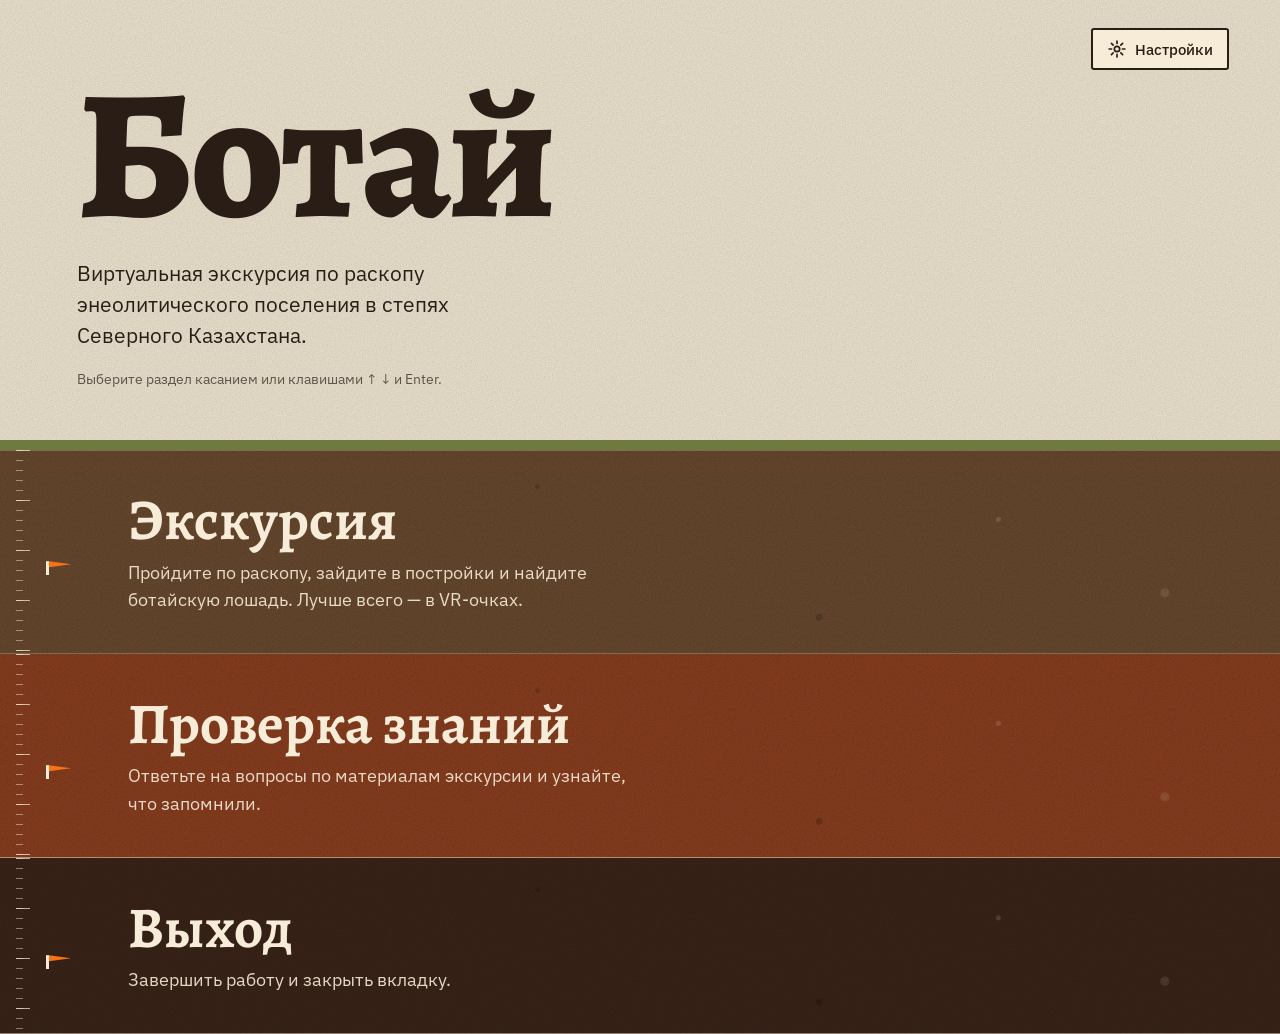
<file: index.html>
<!DOCTYPE html>
<html lang="ru">
<head>
<meta charset="utf-8">
<meta name="viewport" content="width=device-width, initial-scale=1">
<meta name="theme-color" content="#ece3cf">
<title>Ботай — виртуальная экскурсия</title>
<link rel="preconnect" href="https://fonts.googleapis.com">
<link rel="preconnect" href="https://fonts.gstatic.com" crossorigin>
<link href="https://fonts.googleapis.com/css2?family=Alegreya:wght@700;800&family=IBM+Plex+Sans:wght@400;500&display=swap" rel="stylesheet">
<style>
  :root {
    --bone: #ece3cf;      /* дёрн и небо */
    --ink: #2a1d15;       /* угольный текст */
    --turf: #6f7a3f;      /* верхний слой почвы */
    --loam: #6a4a2f;      /* суглинок */
    --ochre: #8c3f1f;     /* красная охра */
    --deep: #3b2418;      /* тёмный грунт */
    --paper: #f7ecd8;     /* светлый текст на земле */
    --flag: #f97316;      /* репер: тот же оранжевый, что у сфер в VR */
    --display: 'Alegreya', Georgia, 'Times New Roman', serif;
    --text: 'IBM Plex Sans', system-ui, 'Segoe UI', sans-serif;
    --noise: url("data:image/svg+xml,%3Csvg xmlns='http://www.w3.org/2000/svg' width='220' height='220'%3E%3Cfilter id='n'%3E%3CfeTurbulence type='fractalNoise' baseFrequency='.8' numOctaves='2' stitchTiles='stitch'/%3E%3CfeColorMatrix values='0 0 0 0 0 0 0 0 0 0 0 0 0 0 0 0 0 0 .22 0'/%3E%3C/filter%3E%3Crect width='100%25' height='100%25' filter='url(%23n)'/%3E%3C/svg%3E");
  }
  * { box-sizing: border-box; margin: 0; }
  body {
    min-height: 100vh; min-height: 100dvh;
    display: flex; flex-direction: column;
    background: var(--bone); color: var(--ink);
    font-family: var(--text);
  }

  /* ---------- верхний слой: дёрн ---------- */
  .hero {
    position: relative; flex: 0 0 auto;
    padding: clamp(28px, 6vw, 72px) clamp(20px, 6vw, 88px) clamp(26px, 4.5vw, 52px);
    border-bottom: 10px solid var(--turf);
  }
  .hero::before {
    content: ""; position: absolute; inset: 0; pointer-events: none;
    background-image: var(--noise); mix-blend-mode: multiply; opacity: .55;
  }
  .hero > * { position: relative; }
  h1 {
    font: 800 clamp(4.5rem, 15vw, 11.5rem)/.9 var(--display);
    letter-spacing: -.02em;
  }
  .lead {
    margin-top: 20px; max-width: 36ch;
    font-size: clamp(1.05rem, 2.2vw, 1.3rem); line-height: 1.5;
  }
  .hint { margin-top: 18px; font-size: .9rem; opacity: .7; }

  /* ---------- пласты: пункты меню ---------- */
  .profile { flex: 1; display: flex; flex-direction: column; }
  .band {
    position: relative; flex: 1;
    display: grid; align-content: center; gap: 8px;
    min-height: clamp(120px, 19vh, 190px);
    padding: clamp(22px, 3.4vw, 40px) clamp(20px, 6vw, 88px) clamp(22px, 3.4vw, 40px) clamp(92px, 10vw, 150px);
    color: var(--paper); text-decoration: none; overflow: hidden;
    background-image:
      radial-gradient(circle at 78% 34%, rgba(247,236,216,.16) 0 2px, transparent 3px),
      radial-gradient(circle at 91% 70%, rgba(247,236,216,.12) 0 4px, transparent 5px),
      radial-gradient(circle at 64% 82%, rgba(0,0,0,.18) 0 3px, transparent 4px),
      radial-gradient(circle at 42% 18%, rgba(0,0,0,.16) 0 2px, transparent 3px);
    clip-path: inset(0 0 100% 0);
    animation: dig .8s cubic-bezier(.2, .7, .2, 1) forwards;
    animation-delay: var(--d);
  }
  .band:nth-child(1) { background-color: var(--loam); }
  .band:nth-child(2) { background-color: var(--ochre); }
  .band:nth-child(3) { background-color: var(--deep); }
  .band::before {            /* зернистость грунта */
    content: ""; position: absolute; inset: 0; pointer-events: none;
    background-image: var(--noise); mix-blend-mode: multiply;
  }
  .band::after {             /* рулетка по левому краю разреза */
    content: ""; position: absolute; left: 16px; top: 0; bottom: 0; width: 14px; pointer-events: none;
    background:
      repeating-linear-gradient(to bottom, rgba(247,236,216,.7) 0 1px, transparent 1px 50px) left / 14px 100% no-repeat,
      repeating-linear-gradient(to bottom, rgba(247,236,216,.45) 0 1px, transparent 1px 10px) left / 7px 100% no-repeat;
  }
  .band > * { position: relative; z-index: 1; }
  .band h2 {
    font: 700 clamp(2rem, 5vw, 3.6rem)/1.05 var(--display);
    transition: transform .25s;
  }
  .band p { max-width: 46ch; font-size: clamp(1rem, 2vw, 1.15rem); line-height: 1.5; opacity: .9; }
  .band:hover h2, .band:focus-visible h2 { transform: translateX(10px); }
  .band:focus-visible { outline: 3px solid var(--flag); outline-offset: -8px; }

  /* репер-флажок */
  .flag {
    position: absolute; left: 46px; top: 50%; z-index: 1;
    width: 26px; height: 46px;
    transform: translateY(-50%) scaleY(.3); transform-origin: bottom;
    transition: transform .25s;
  }
  .flag::before { content: ""; position: absolute; left: 0; top: 0; bottom: 0; width: 3px; background: var(--paper); }
  .flag::after  { content: ""; position: absolute; left: 3px; top: 0; border-left: 22px solid var(--flag); border-top: 10px solid transparent; border-bottom: 10px solid transparent; }
  .band:hover .flag, .band:focus-visible .flag { transform: translateY(-50%) scaleY(1); }

  .band.soon { pointer-events: none; filter: saturate(.55) brightness(.9); }
  .band.soon p::after { content: " Раздел готовится."; }

  @keyframes dig { to { clip-path: inset(0); } }

  /* ---------- выход ---------- */
  .bye {
    position: fixed; inset: 0; z-index: 10; display: none; place-items: center; padding: 24px;
    background: var(--deep); color: var(--paper);
  }
  .bye::before { content: ""; position: absolute; inset: 0; background-image: var(--noise); mix-blend-mode: multiply; pointer-events: none; }
  .bye.on { display: grid; }
  .bye div { position: relative; max-width: 30ch; }
  .bye h2 { font: 700 clamp(2.2rem, 6vw, 3.8rem)/1.05 var(--display); }
  .bye p { margin: 16px 0 26px; line-height: 1.5; opacity: .85; }
  .bye button {
    font: 500 1rem var(--text); padding: 14px 26px; cursor: pointer;
    background: var(--flag); color: var(--ink); border: 0; border-radius: 3px;
  }
  .bye button:focus-visible { outline: 3px solid var(--paper); outline-offset: 3px; }

  /* ---------- настройки ---------- */
  .gear {
    position: absolute; top: clamp(14px, 2.5vw, 28px); right: clamp(16px, 4vw, 56px); z-index: 5;
    display: flex; align-items: center; gap: 8px; padding: 9px 14px; cursor: pointer;
    font: 500 .95rem var(--text); color: var(--ink); background: var(--paper); border: 2px solid var(--ink); border-radius: 3px;
  }
  .gear:hover { background: var(--flag); }
  .gear svg { width: 20px; height: 20px; fill: none; stroke: currentColor; stroke-width: 2; stroke-linecap: round; stroke-linejoin: round; }
  .set { position: fixed; inset: 0; z-index: 30; display: none; background: rgba(42,29,21,.55); }
  .set.on { display: block; }
  .panel {
    position: absolute; top: clamp(14px, 2.5vw, 28px); right: clamp(16px, 4vw, 56px);
    width: min(400px, calc(100vw - 32px)); padding: 20px 22px 8px;
    background: var(--paper); color: var(--ink); border-left: 10px solid var(--turf); border-radius: 3px;
  }
  .panel h2 { font: 800 1.8rem/1.1 var(--display); margin-bottom: 10px; }
  .panel .row { display: flex; align-items: center; justify-content: space-between; gap: 16px; padding: 14px 0; border-top: 1px solid rgba(42,29,21,.2); }
  .panel .row small { display: block; font-size: .85rem; opacity: .7; }
  .panel .val { font: 700 1.3rem var(--display); }
  .sw { flex: none; position: relative; width: 54px; height: 30px; padding: 0; cursor: pointer; border: 2px solid var(--ink); border-radius: 15px; background: #d9c9a5; }
  .sw::after { content: ""; position: absolute; top: 3px; left: 3px; width: 20px; height: 20px; border-radius: 50%; background: var(--ink); transition: transform .2s; }
  .sw[aria-checked="true"] { background: var(--flag); }
  .sw[aria-checked="true"]::after { transform: translateX(24px); }
  .panel .close { display: block; margin: 8px 0 12px auto; padding: 10px 20px; font: 500 1rem var(--text); cursor: pointer; background: transparent; color: var(--ink); border: 2px solid var(--ink); border-radius: 3px; }
  .panel .close:hover { background: var(--flag); }
  .gear:focus-visible, .sw:focus-visible, .panel .close:focus-visible { outline: 3px solid var(--flag); outline-offset: 2px; }
  @media (prefers-reduced-motion: reduce) { .sw::after { transition: none; } }

  @media (prefers-reduced-motion: reduce) {
    .band { animation: none; clip-path: none; }
    .band h2, .flag { transition: none; }
  }
</style>
</head>
<body>

<header class="hero">
  <button class="gear" id="gear" type="button" aria-haspopup="dialog">
    <svg viewBox="0 0 24 24" aria-hidden="true"><circle cx="12" cy="12" r="3.2"/><path d="M12 2.5v3M12 18.5v3M2.5 12h3M18.5 12h3M5.3 5.3l2.1 2.1M16.6 16.6l2.1 2.1M18.7 5.3l-2.1 2.1M7.4 16.6l-2.1 2.1"/></svg>Настройки
  </button>
  <h1>Ботай</h1>
  <p class="lead">Виртуальная экскурсия по раскопу энеолитического поселения в степях Северного Казахстана.</p>
  <p class="hint">Выберите раздел касанием или клавишами ↑ ↓ и Enter.</p>
</header>

<nav class="profile" aria-label="Главное меню">
  <a class="band" style="--d:.1s" href="tour.html">
    <span class="flag"></span>
    <h2>Экскурсия</h2>
    <p>Пройдите по раскопу, зайдите в постройки и найдите ботайскую лошадь. Лучше всего — в VR-очках.</p>
  </a>
  <a class="band" style="--d:.3s" href="quiz.html" data-check="1">
    <span class="flag"></span>
    <h2>Проверка знаний</h2>
    <p>Ответьте на вопросы по материалам экскурсии и узнайте, что запомнили.</p>
  </a>
  <a class="band" style="--d:.5s" href="#exit" id="exit">
    <span class="flag"></span>
    <h2>Выход</h2>
    <p>Завершить работу и закрыть вкладку.</p>
  </a>
</nav>

<div class="set" id="set">
  <div class="panel" role="dialog" aria-modal="true" aria-labelledby="setT">
    <h2 id="setT">Настройки</h2>
    <div class="row"><div>Сборка<small>Номер нужен, чтобы проверить, что браузер загрузил свежие файлы</small></div><span class="val" id="build">—</span></div>
    <div class="row"><div>HUD<small>Координаты и отладочная информация в экскурсии</small></div><button class="sw" id="hudsw" type="button" role="switch" aria-checked="false" aria-label="Показывать HUD"></button></div>
    <button class="close" id="setclose" type="button">Закрыть</button>
  </div>
</div>

<div class="bye" id="bye" role="dialog" aria-modal="true" aria-labelledby="byeTitle">
  <div>
    <h2 id="byeTitle">Спасибо, что заглянули на Ботай</h2>
    <p>Эту вкладку можно закрыть. Если она осталась открытой, закройте её вручную.</p>
    <button type="button" id="back">Вернуться в меню</button>
  </div>
</div>

<script src="build.js"></script>
<script>
  try { sessionStorage.removeItem('botayReturn'); sessionStorage.removeItem('botayControls'); } catch (e) {}   // новая экскурсия из меню: со спавна и с выбором управления
  const bands = [...document.querySelectorAll('.band')];
  const bye = document.getElementById('bye');

  // разделы, которых ещё нет на сервере, помечаем «готовится» и не даём открыть
  if (location.protocol.indexOf('http') === 0) {
    bands.filter(b => b.dataset.check).forEach(b => {
      fetch(b.getAttribute('href'), { method: 'HEAD' })
        .then(r => { if (!r.ok) throw 0; })
        .catch(() => { b.classList.add('soon'); b.setAttribute('aria-disabled', 'true'); b.tabIndex = -1; });
    });
  }

  // выбор стрелками
  addEventListener('keydown', (e) => {
    if (e.key === 'Escape') { bye.classList.remove('on'); if (setEl.classList.contains('on')) closeSet(); return; }
    if (setEl.classList.contains('on')) return;
    if (e.key !== 'ArrowDown' && e.key !== 'ArrowUp') return;
    e.preventDefault();
    const list = bands.filter(b => !b.classList.contains('soon'));
    const i = list.indexOf(document.activeElement);
    const n = i < 0 ? 0 : (i + (e.key === 'ArrowDown' ? 1 : -1) + list.length) % list.length;
    list[n].focus();
  });

  // настройки: номер сборки и переключатель HUD (по умолчанию выключен, хранится в браузере)
  const setEl = document.getElementById('set'), sw = document.getElementById('hudsw');
  document.getElementById('build').textContent = window.BOTAY_BUILD || '—';
  let hud = false; try { hud = localStorage.getItem('botayHud') === '1'; } catch (e) {}
  const paint = () => sw.setAttribute('aria-checked', hud ? 'true' : 'false');
  paint();
  sw.addEventListener('click', () => { hud = !hud; try { localStorage.setItem('botayHud', hud ? '1' : '0'); } catch (e) {} paint(); });
  const openSet = () => { setEl.classList.add('on'); sw.focus(); };
  const closeSet = () => { setEl.classList.remove('on'); document.getElementById('gear').focus(); };
  document.getElementById('gear').addEventListener('click', openSet);
  document.getElementById('setclose').addEventListener('click', closeSet);
  setEl.addEventListener('click', (e) => { if (e.target === setEl) closeSet(); });

  // выход: показываем прощание и пробуем закрыть вкладку (браузер разрешает не всегда)
  document.getElementById('exit').addEventListener('click', (e) => {
    e.preventDefault();
    bye.classList.add('on');
    document.getElementById('back').focus();
    setTimeout(() => window.close(), 900);
  });
  document.getElementById('back').addEventListener('click', () => bye.classList.remove('on'));
</script>
</body>
</html>
</file>
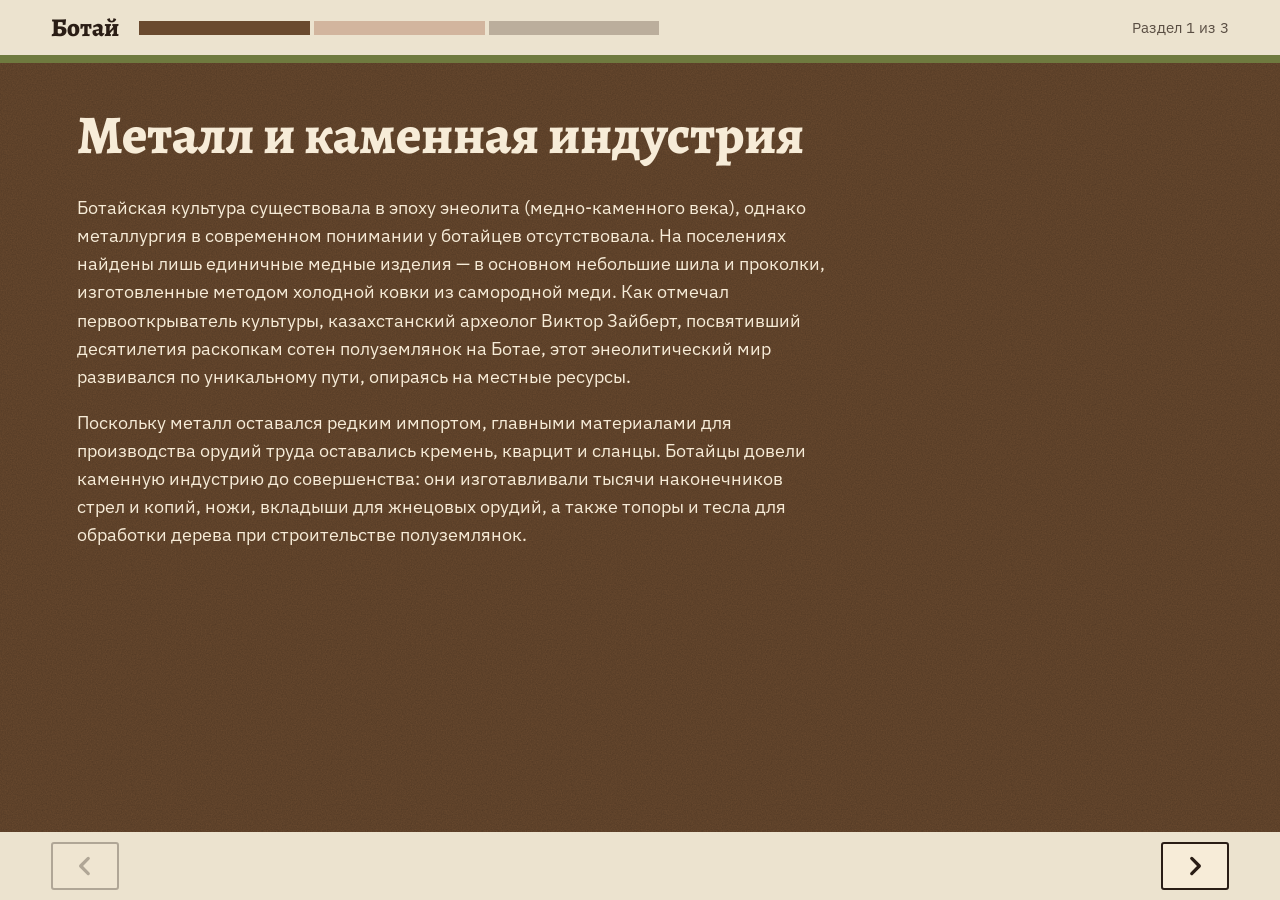
<file: crafts.html>
<!DOCTYPE html>
<html lang="ru">
<head>
<meta charset="utf-8">
<meta name="viewport" content="width=device-width, initial-scale=1">
<meta name="theme-color" content="#ece3cf">
<title>Ремёсла Ботая</title>
<link rel="preconnect" href="https://fonts.googleapis.com">
<link rel="preconnect" href="https://fonts.gstatic.com" crossorigin>
<link href="https://fonts.googleapis.com/css2?family=Alegreya:wght@700;800&family=IBM+Plex+Sans:wght@400;500&display=swap" rel="stylesheet">
<link rel="stylesheet" href="slides.css">
</head>
<body>

<header class="bar">
  <span class="mark">Ботай</span>
  <div class="seg" id="seg" role="group" aria-label="Разделы"></div>
  <span id="count" aria-live="polite"></span>
</header>

<main class="stage">
  <div class="slides">

    <article class="slide" tabindex="-1">
      <h1>Металл и каменная индустрия</h1>
      <p>Ботайская культура существовала в эпоху энеолита (медно-каменного века), однако металлургия в современном понимании у ботайцев отсутствовала. На поселениях найдены лишь единичные медные изделия — в основном небольшие шила и проколки, изготовленные методом холодной ковки из самородной меди. Как отмечал первооткрыватель культуры, казахстанский археолог Виктор Зайберт, посвятивший десятилетия раскопкам сотен полуземлянок на Ботае, этот энеолитический мир развивался по уникальному пути, опираясь на местные ресурсы.</p>
      <p>Поскольку металл оставался редким импортом, главными материалами для производства орудий труда оставались кремень, кварцит и сланцы. Ботайцы довели каменную индустрию до совершенства: они изготавливали тысячи наконечников стрел и копий, ножи, вкладыши для жнецовых орудий, а также топоры и тесла для обработки дерева при строительстве полуземлянок.</p>
    </article>

    <article class="slide" tabindex="-1">
      <h1>Керамика и посуда</h1>
      <p>Торговли и денежно-вещевых отношений в IV тысячелетии до н.э. ещё не существовало, поэтому монет у ботайцев быть не могло — обмен носил исключительно натуральный характер. Отсутствовала и привычная нам столовая посуда вроде пиал.</p>
      <p>Всю посуду ботайцы лепили вручную из глины с примесью толчёной керамики, песка или органики (гончарный круг тогда ещё не применялся). Ботайская керамика представлена в основном крупными горшками яйцевидной и баночной формы с округлым или заострённым дном. Настоящий прорыв в изучении этой посуды совершил британский археолог Алан Аутрам из Университета Эксетера: в 2000-х годах его команда применила методы органического и химического анализа древних черепков и доказала, что жирные кислоты в них связаны с кобыльим молоком. Внушительная часть этой посуды использовалась для хранения запасов, приготовления пищи и сбора молока. Поверхность сосудов густо покрывалась геометрическим орнаментом: оттисками гребенчатого штампа, ямками, зигзагами и «шахматкой».</p>
    </article>

    <article class="slide" tabindex="-1">
      <h1>Костное искусство и ремесло</h1>
      <p>Не имея развитой металлургии, ботайцы компенсировали это виртуозной обработкой кости и рога — именно эта сфера стала вершиной их декоративно-прикладного искусства. Полноценного ювелирного дела из драгоценных металлов у них не было, но роль украшений и сакральных предметов выполняли изделия из кости, фаланг и зубов животных. Детальному изучению этой костной индустрии и следов древней упряжи посвятили свои работы американские исследователи Дэвид Энтони и Дин Браун.</p>
      <p>Из костей лошадей ботайцы производили:</p>
      <ul>
        <li><strong>Орудия труда:</strong> скребки для выделки шкур, проколки, иглы, лощила, мотыги из лопаток и псалии (детали конской упряжи);</li>
        <li><strong>Предметы культа:</strong> гравированные астрагалы (бабки) и фаланги лошадей с нанесённым геометрическим узором, использовавшиеся в гаданиях или ритуалах;</li>
        <li><strong>Украшения:</strong> резные костяные подвески, пронизи для одежды, бусины и амулеты из зубов хищников и лошадей.</li>
      </ul>
      <p>Особую категорию составляют так называемые «утюжки» из талькового камня и костяные плашки с орнаментом, которые могли служить как для полировки кожаных ремней, так и в качестве обрядовых предметов. Костное ремесло Ботая наглядно демонстрирует, как культура безотходно утилизировала абсолютно все ресурсы, получаемые от разведения и охоты на лошадь.</p>
    </article>

  </div>

  <nav class="nav" aria-label="Переключение разделов">
    <button class="arrow" id="prev" aria-label="Предыдущий раздел"><svg viewBox="0 0 24 24"><path d="M15 5l-7 7 7 7"/></svg></button>
    <button class="go" id="back" hidden>Вернуться к экскурсии</button>
    <button class="arrow" id="next" aria-label="Следующий раздел"><svg viewBox="0 0 24 24"><path d="M9 5l7 7-7 7"/></svg></button>
  </nav>
</main>

<script src="slides.js"></script>
</body>
</html>
</file>
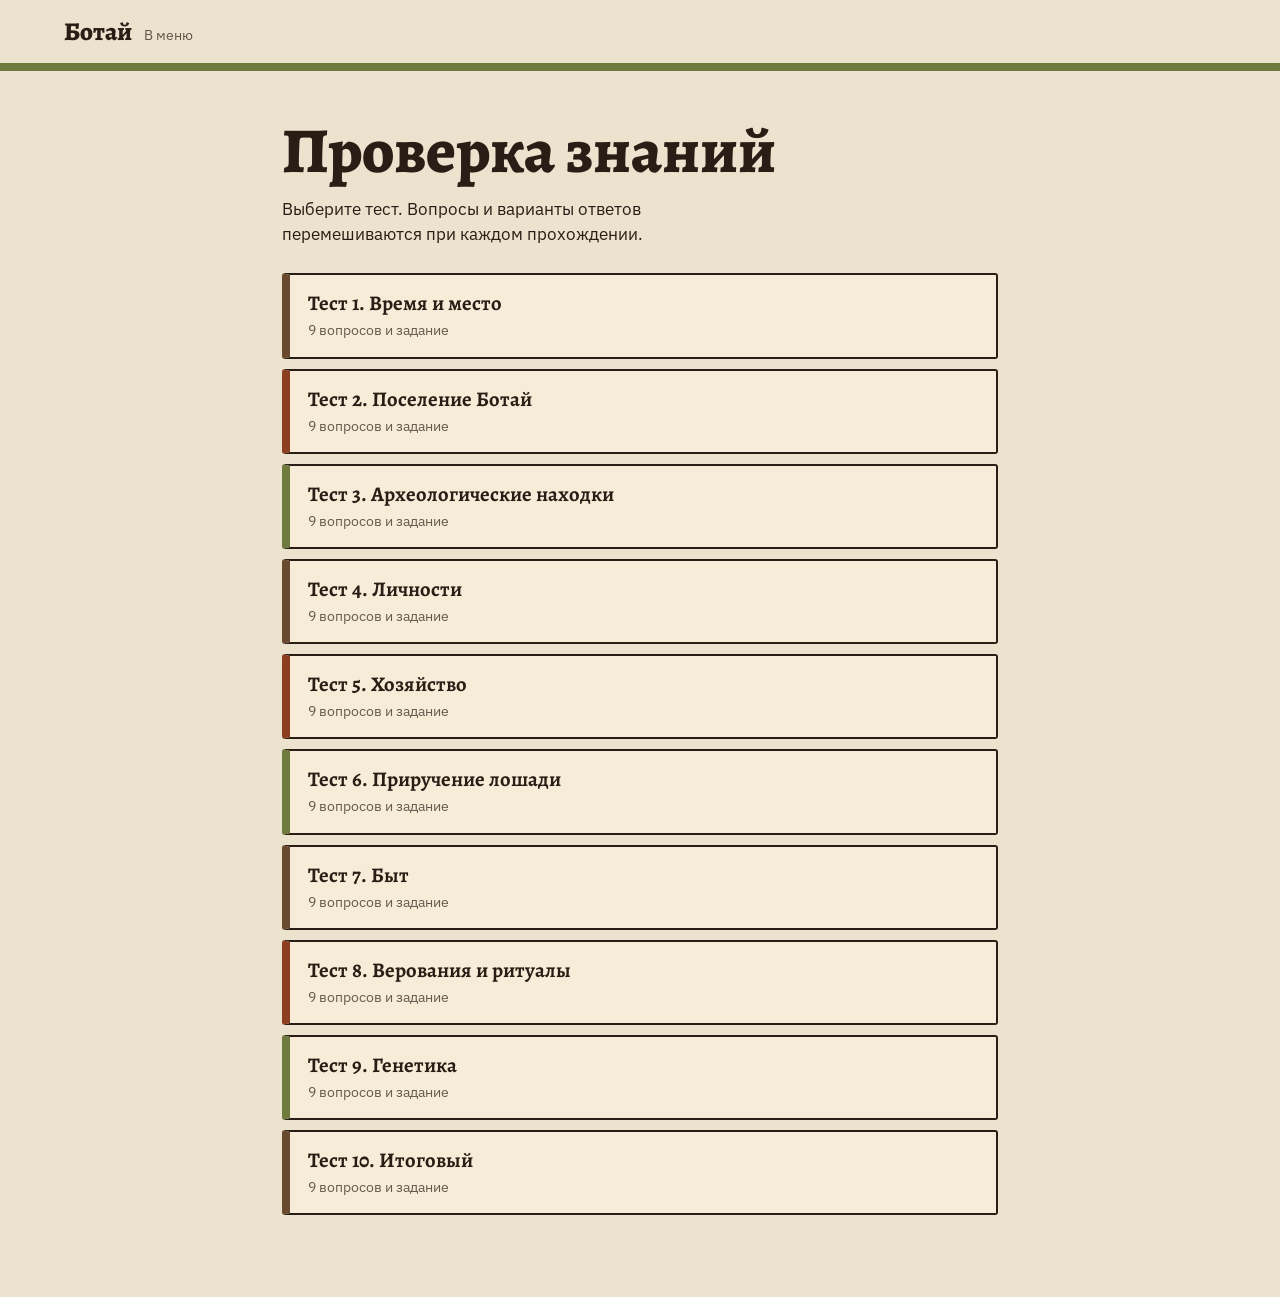
<file: quiz.html>
<!DOCTYPE html>
<html lang="ru">
<head>
<meta charset="utf-8">
<meta name="viewport" content="width=device-width, initial-scale=1">
<meta name="theme-color" content="#ece3cf">
<title>Проверка знаний — Ботай</title>
<link rel="preconnect" href="https://fonts.googleapis.com">
<link rel="preconnect" href="https://fonts.gstatic.com" crossorigin>
<link href="https://fonts.googleapis.com/css2?family=Alegreya:wght@700;800&family=IBM+Plex+Sans:wght@400;500&display=swap" rel="stylesheet">
<style>
  :root { --bone:#ece3cf; --ink:#2a1d15; --turf:#6f7a3f; --loam:#6a4a2f; --ochre:#8c3f1f; --paper:#f7ecd8; --flag:#f97316;
          --display:'Alegreya',Georgia,'Times New Roman',serif; --text:'IBM Plex Sans',system-ui,'Segoe UI',sans-serif; }
  * { box-sizing:border-box; margin:0; }
  body { background:var(--bone); color:var(--ink); font:400 1.05rem/1.5 var(--text); min-height:100vh; min-height:100dvh; }
  header { display:flex; justify-content:space-between; align-items:center; gap:16px; padding:14px clamp(16px,5vw,64px); border-bottom:8px solid var(--turf); }
  header a { color:var(--ink); font:800 1.6rem var(--display); text-decoration:none; }
  header a small { font:400 .9rem var(--text); margin-left:12px; opacity:.7; }
  #prog { font-size:.95rem; opacity:.75; }
  main { max-width:780px; margin:0 auto; padding:clamp(22px,4vw,48px) clamp(16px,5vw,32px) 72px; }
  h1 { font:800 clamp(2.4rem,7vw,4rem)/1 var(--display); margin-bottom:14px; }
  .lead { max-width:46ch; margin-bottom:26px; }
  .q { font:700 clamp(1.45rem,4vw,2.1rem)/1.2 var(--display); margin:16px 0 22px; }
  .bar { height:6px; background:rgba(42,29,21,.15); }
  .bar i { display:block; height:100%; background:var(--flag); transition:width .3s; }
  .t, .opt { display:block; width:100%; text-align:left; font:inherit; color:var(--ink); cursor:pointer;
             padding:14px 18px; margin:0 0 10px; background:var(--paper); border:2px solid var(--ink); border-radius:3px; }
  .t { border-left:8px solid var(--loam); } .t:nth-of-type(3n+2) { border-left-color:var(--ochre); } .t:nth-of-type(3n) { border-left-color:var(--turf); }
  .t b { display:block; font:700 1.3rem var(--display); } .t small { opacity:.7; }
  .t:hover, .opt:hover:not(:disabled) { background:#fff6e4; }
  .opt span { display:inline-block; width:1.6em; font-weight:500; }
  .opt.ok { background:var(--turf); color:var(--paper); border-color:var(--turf); }
  .opt.bad { background:var(--ochre); color:var(--paper); border-color:var(--ochre); }
  .opt:disabled { cursor:default; }
  .btn { font:500 1rem var(--text); padding:13px 24px; border:0; border-radius:3px; background:var(--flag); color:var(--ink); cursor:pointer; margin:10px 10px 0 0; }
  .btn.alt { background:transparent; border:2px solid var(--ink); }
  :focus-visible { outline:3px solid var(--flag); outline-offset:2px; }
  .row { display:grid; gap:8px; padding:14px 16px; margin-bottom:10px; background:var(--paper); border-left:6px solid var(--loam); }
  .row.ok { border-left-color:var(--turf); } .row.bad { border-left-color:var(--ochre); }
  .row select, textarea { font:inherit; padding:9px 10px; border:2px solid var(--ink); border-radius:3px; background:#fff; color:var(--ink); width:100%; }
  textarea { min-height:110px; resize:vertical; }
  .fb { font-size:.95rem; } .fb.ok { color:var(--turf); font-weight:500; } .fb.bad { color:var(--ochre); font-weight:500; }
  .score { font:800 clamp(3rem,10vw,5.5rem)/1 var(--display); margin:6px 0 4px; }
  .mist { padding:12px 16px; margin-bottom:8px; background:var(--paper); border-left:6px solid var(--ochre); }
  .note { margin-top:18px; font-size:.92rem; opacity:.75; max-width:60ch; }
  @media (prefers-reduced-motion: reduce) { .bar i { transition:none; } }
</style>
</head>
<body>
<header><a href="index.html">Ботай<small>В меню</small></a><span id="prog"></span></header>
<main id="app"></main>

<script src="quiz-data.js"></script>
<script>
  const $ = (s) => document.querySelector(s);
  const app = $('#app'), prog = $('#prog');
  const sh = (a) => { a = a.slice(); for (let i = a.length - 1; i > 0; i--) { const j = Math.random() * (i + 1) | 0; [a[i], a[j]] = [a[j], a[i]]; } return a; };
  const esc = (s) => String(s).replace(/[&<>"]/g, (c) => ({ '&': '&amp;', '<': '&lt;', '>': '&gt;', '"': '&quot;' }[c]));
  const fmt = (n) => (Math.round(n * 10) / 10).toString().replace('.', ',');
  let T = null, qs = [], i = 0, pts = 0, tk = 0, wrong = [];

  /* ---------- список тестов ---------- */
  function home() {
    T = null; prog.textContent = '';
    const list = (window.TESTS || []).slice().sort((a, b) => a.n - b.n);
    app.innerHTML = '<h1>Проверка знаний</h1><p class="lead">Выберите тест. Вопросы и варианты ответов перемешиваются при каждом прохождении.</p>' +
      list.map((t) => `<button class="t" data-n="${t.n}"><b>Тест ${t.n}. ${esc(t.title)}</b><small>${t.q.length} вопросов${t.task ? ' и задание' : ''}</small></button>`).join('');
    app.querySelectorAll('.t').forEach((b) => b.onclick = () => start(list.find((t) => t.n == b.dataset.n)));
  }

  /* ---------- вопросы с одним ответом ---------- */
  function start(t) {
    T = t; i = 0; pts = 0; tk = 0; wrong = [];
    qs = sh(t.q).map(([q, o, a]) => ({ q: q, o: sh(o.map((x, k) => ({ x: x, ok: k === a }))) }));
    ask();
  }
  function ask() {
    if (i >= qs.length) return task();
    const q = qs[i];
    prog.textContent = `Вопрос ${i + 1} из ${qs.length}`;
    app.innerHTML = `<div class="bar"><i style="width:${i / qs.length * 100}%"></i></div><h2 class="q">${esc(q.q)}</h2>` +
      q.o.map((o, k) => `<button class="opt" data-k="${k}"><span>${'АБВГДЕ'[k]}.</span>${esc(o.x)}</button>`).join('') + '<div id="nx"></div>';
    const bs = [...app.querySelectorAll('.opt')];
    bs.forEach((b) => b.onclick = () => {
      if (b.disabled) return;
      const good = q.o[+b.dataset.k].ok;
      bs.forEach((x, j) => { x.disabled = true; if (q.o[j].ok) x.classList.add('ok'); });
      if (good) pts++; else { b.classList.add('bad'); wrong.push({ q: q.q, a: q.o.find((o) => o.ok).x }); }
      $('#nx').innerHTML = '<button class="btn" id="go">Дальше</button>';
      $('#go').focus(); $('#go').onclick = () => { i++; ask(); };
    });
  }

  /* ---------- задание: расстановка, соответствие, отметка + открытый ответ ---------- */
  function task() {
    if (!T.task) return done();
    prog.textContent = 'Задание';
    T.task.k ? list() : open();
  }
  function list() {
    const t = T.task, n = t.items.length;
    const items = sh(t.items.map((x, k) => ({ x: x, k: k })));
    const opts = t.opts ? sh(t.opts.map((x, k) => ({ x: x, k: k }))) : null;
    const sel = t.k === 'order'
      ? '<option value="">—</option>' + t.items.map((_, k) => `<option value="${k + 1}">${k + 1}</option>`).join('')
      : t.k === 'match' ? '<option value="">выберите…</option>' + opts.map((o) => `<option value="${o.k}">${esc(o.x)}</option>`).join('') : '';
    app.innerHTML = `<h2 class="q">${esc(t.text)}</h2>` +
      items.map((it) => `<div class="row" data-k="${it.k}"><span>${esc(it.x)}</span>` +
        (t.k === 'multi' ? '<label><input type="checkbox"> отметить</label>' : `<select aria-label="Ответ">${sel}</select>`) + '<span class="fb"></span></div>').join('') +
      '<button class="btn" id="chk">Проверить</button>';
    $('#chk').onclick = () => {
      let good = 0;
      app.querySelectorAll('.row').forEach((r) => {
        const k = +r.dataset.k, el = r.querySelector('select, input');
        let ok, right;
        if (t.k === 'multi') { const want = t.key.includes(k); ok = el.checked === want; right = want ? 'отметить' : 'не отмечать'; }
        else if (t.k === 'order') { ok = +el.value === t.key[k]; right = t.key[k]; }
        else { ok = el.value !== '' && +el.value === t.key[k]; right = t.opts[t.key[k]]; }
        if (ok) good++;
        r.classList.add(ok ? 'ok' : 'bad');
        r.querySelector('.fb').className = 'fb ' + (ok ? 'ok' : 'bad');
        r.querySelector('.fb').textContent = ok ? 'Верно' : 'Правильно: ' + right;
        el.disabled = true;
      });
      tk = good / n;
      $('#chk').outerHTML = `<p class="fb">Верно ${good} из ${n}.</p><button class="btn" id="nx2">Дальше</button>`;
      $('#nx2').focus(); $('#nx2').onclick = open;
    };
  }
  function open() {
    const o = T.task && T.task.open;
    if (!o) return done();
    app.innerHTML = `<h2 class="q">${esc(o.p)}</h2><textarea id="ans" aria-label="Ваш ответ"></textarea><button class="btn" id="chk">Показать справку</button>`;
    $('#ans').focus();
    $('#chk').onclick = () => {
      const txt = $('#ans').value, hits = (o.words || []).map((w) => new RegExp(w, 'i').test(txt));
      let fb = '';
      if (o.words && o.words.length) fb = `<p class="fb ${hits.every(Boolean) ? 'ok' : 'bad'}">Ключевые слова: найдено ${hits.filter(Boolean).length} из ${hits.length}.</p>`;
      $('#ans').disabled = true;
      $('#chk').outerHTML = fb + `<div class="mist" style="border-left-color:var(--turf)">${esc(o.ref)}</div><button class="btn" id="fin">Показать результат</button>`;
      $('#fin').focus(); $('#fin').onclick = done;
    };
  }

  /* ---------- результат ---------- */
  function done() {
    const max = qs.length + (T.task && T.task.k ? 1 : 0), total = pts + tk, pc = total / max * 100;
    const msg = pc >= 90 ? 'Отлично. Вы хорошо знаете Ботай.' : pc >= 70 ? 'Хороший результат.' : pc >= 50 ? 'Неплохо. Загляните на экскурсию ещё раз и повторите.' : 'Стоит пройти экскурсию заново и вернуться к тесту.';
    prog.textContent = '';
    app.innerHTML = `<p>Тест ${T.n}. ${esc(T.title)}</p><div class="score">${fmt(total)} из ${max}</div><p class="lead">${Math.round(pc)}%. ${msg}</p>` +
      (wrong.length ? '<h2 class="q">Где были ошибки</h2>' + wrong.map((w) => `<div class="mist"><b>${esc(w.q)}</b><br>Правильно: ${esc(w.a)}</div>`).join('') : '') +
      (T.task && T.task.open ? '<p class="note">Открытый ответ не оценивается: сравните его со справкой.</p>' : '') +
      '<button class="btn" id="again">Пройти заново</button><button class="btn alt" id="other">Другой тест</button><a class="btn alt" href="index.html" style="text-decoration:none;display:inline-block">В меню</a>';
    $('#again').onclick = () => start(T); $('#other').onclick = home;
  }

  /* клавиши 1–4: выбрать вариант; Enter — дальше */
  addEventListener('keydown', (e) => {
    const k = '1234567'.indexOf(e.key);
    if (k >= 0) { const b = app.querySelectorAll('.opt')[k]; if (b && !b.disabled) b.click(); }
  });

  home();
  // вторая часть вопросов подключается сама, если файл есть
  const s2 = document.createElement('script'); s2.src = 'quiz-data-2.js'; s2.onload = () => { if (!T) home(); };
  document.head.appendChild(s2);
</script>
</body>
</html>
</file>
<file: slides.css>
/* Общее оформление слайдов: crafts.html и presentation.html. Те же земляные цвета, что в меню и тестах. */
:root {
  --bone:#ece3cf; --ink:#2a1d15; --turf:#6f7a3f; --loam:#6a4a2f; --ochre:#8c3f1f; --deep:#3b2418; --paper:#f7ecd8; --flag:#f97316;
  --display:'Alegreya',Georgia,'Times New Roman',serif; --text:'IBM Plex Sans',system-ui,'Segoe UI',sans-serif;
  --noise:url("data:image/svg+xml,%3Csvg xmlns='http://www.w3.org/2000/svg' width='220' height='220'%3E%3Cfilter id='n'%3E%3CfeTurbulence type='fractalNoise' baseFrequency='.8' numOctaves='2' stitchTiles='stitch'/%3E%3CfeColorMatrix values='0 0 0 0 0 0 0 0 0 0 0 0 0 0 0 0 0 0 .22 0'/%3E%3C/filter%3E%3Crect width='100%25' height='100%25' filter='url(%23n)'/%3E%3C/svg%3E");
}
* { box-sizing:border-box; margin:0; }
html, body { height:100%; }
body { display:flex; flex-direction:column; height:100vh; height:100dvh; overflow:hidden;
       background:var(--bone); color:var(--ink); font:400 1.1rem/1.6 var(--text); }

/* верхняя полоса: название и индикатор разделов */
.bar { display:flex; align-items:center; gap:20px; flex:0 0 auto; padding:10px clamp(16px,4vw,56px); border-bottom:8px solid var(--turf); }
.mark { font:800 1.6rem var(--display); }
.seg { display:flex; gap:4px; flex:1; max-width:520px; }
.sg { flex:1; height:14px; border:0; padding:0; cursor:pointer; background:var(--c); opacity:.28; transition:opacity .2s; }
.sg.done { opacity:.6; } .sg.on { opacity:1; }
#count { margin-left:auto; font-size:.95rem; opacity:.75; white-space:nowrap; }

/* слайды */
.stage { flex:1 1 0; min-height:0; display:flex; flex-direction:column; }
.slides { flex:1; min-height:0; position:relative; }
.slide { position:absolute; inset:0; display:none; overflow:auto; color:var(--paper);
         padding:clamp(20px,3.5vw,44px) clamp(20px,6vw,96px);
         background-color:var(--band); background-image:var(--noise); background-blend-mode:multiply; }
.slide.on { display:block; }
.slide.on.r { animation:inR .25s ease-out; } .slide.on.l { animation:inL .25s ease-out; }
@keyframes inR { from { opacity:0; transform:translateX(28px); } }
@keyframes inL { from { opacity:0; transform:translateX(-28px); } }
.slide > * { max-width:68ch; }
.slide h1, .slide h2 { font:800 clamp(1.9rem,4.6vw,3.4rem)/1.05 var(--display); margin-bottom:.55em; }
.slide p { margin-bottom:1em; }
.slide strong { font-weight:500; color:#ffe2b8; }
.slide ul { list-style:none; margin:0 0 1em; }
.slide li { position:relative; padding-left:28px; margin-bottom:.7em; }
.slide li::before { content:""; position:absolute; left:4px; top:.5em; border-left:12px solid var(--flag); border-top:6px solid transparent; border-bottom:6px solid transparent; }
.slide:focus-visible { outline:3px solid var(--flag); outline-offset:-8px; }

/* стрелки и кнопка возврата */
.nav { display:flex; align-items:center; justify-content:space-between; gap:12px; flex:0 0 auto; padding:10px clamp(16px,4vw,56px); background:var(--bone); }
.arrow { display:grid; place-items:center; width:68px; height:48px; border:2px solid var(--ink); border-radius:3px; background:var(--paper); color:var(--ink); cursor:pointer; }
.arrow:hover:not(:disabled) { background:var(--flag); }
.arrow:disabled { opacity:.3; cursor:default; }
.arrow svg { width:26px; height:26px; fill:none; stroke:currentColor; stroke-width:3; stroke-linecap:round; stroke-linejoin:round; }
.go { font:500 1.05rem var(--text); padding:13px 26px; border:0; border-radius:3px; background:var(--flag); color:var(--ink); cursor:pointer; }
.go:hover { background:#fb8a3c; }
.nav [hidden] { display:none; }
:focus-visible { outline:3px solid var(--flag); outline-offset:2px; }

/* нижняя часть с 3D-моделью (presentation.html) */
.viewer { position:relative; flex:1 1 0; min-height:0; border-top:8px solid var(--turf); }
.viewer model-viewer { width:100%; height:100%; --poster-color:transparent;
  background:radial-gradient(ellipse at 50% 40%, #fff7e6 0%, var(--bone) 55%, #d9c9a5 100%); }
.viewer .note { position:absolute; left:16px; bottom:10px; font-size:.85rem; opacity:.7; pointer-events:none; }
.viewer .load { position:absolute; inset:0; display:grid; place-items:center; pointer-events:none; }
.viewer .load[hidden] { display:none; }

@media (max-width:640px) {
  body { font-size:1rem; } .mark { font-size:1.35rem; } #count { display:none; } .arrow { width:60px; }
  .slide { padding:18px 18px 28px; }
}
@media (prefers-reduced-motion:reduce) { .slide.on.r, .slide.on.l { animation:none; } .sg { transition:none; } }
</file>
